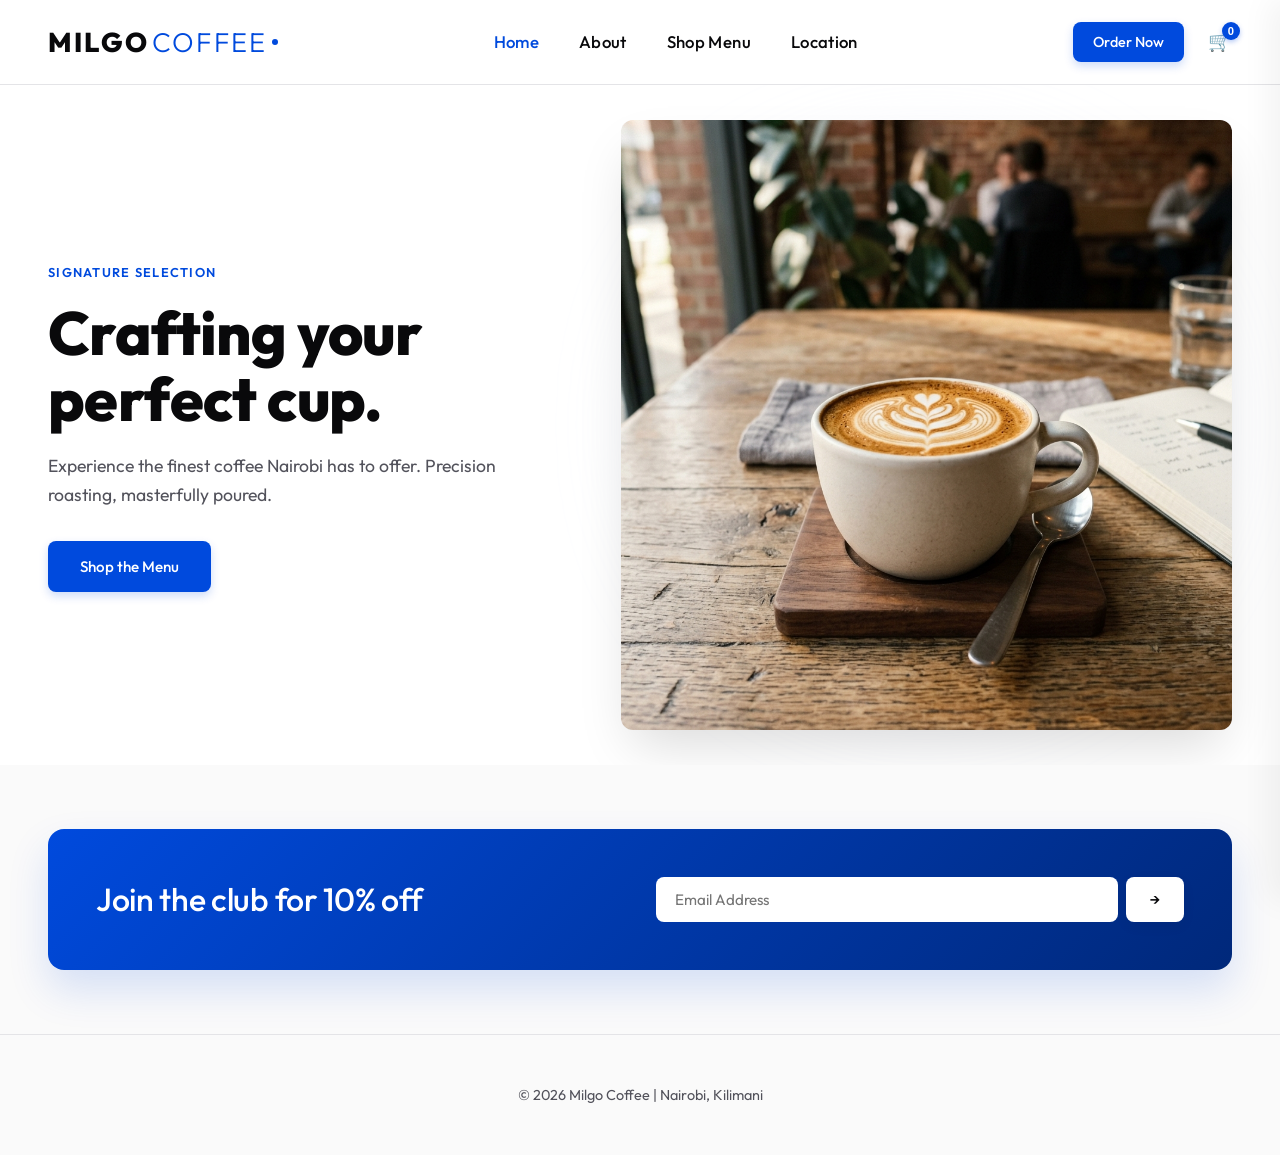
<file: index.html>
<!DOCTYPE html>
<html lang="en">
<head>
    <meta charset="UTF-8">
    <meta name="viewport" content="width=device-width, initial-scale=1.0">
    <title>Milgo Coffee | Crafting Perfection</title>
    <link href="https://fonts.googleapis.com/css2?family=Outfit:wght@300;400;500;600;700;800&display=swap" rel="stylesheet">
    <link rel="stylesheet" href="styles.css">
</head>
<body>
    <header class="navbar">
        <a href="index.html" class="logo">MILGO<span>COFFEE</span><div class="logo-dot"></div></a>
        <nav class="nav-links">
            <a href="index.html" class="active">Home</a>
            <a href="about.html">About</a>
            <a href="menu.html">Shop Menu</a>
            <a href="about.html#contact">Location</a>
        </nav>
        <div class="nav-right">
            <a href="menu.html" class="btn btn-brand sm-btn">Order Now</a>
            <button id="cart-toggle" aria-label="Open cart">🛒 <span id="cart-count">0</span></button>
            <button class="mobile-menu-btn" aria-label="Toggle navigation">
                <span class="bar"></span><span class="bar"></span><span class="bar"></span>
            </button>
        </div>
    </header>

    <!-- Cart Sidebar -->
    <div class="cart-overlay"></div>
    <div class="cart-sidebar">
        <div class="cart-header"><h3>Your Cart</h3><button id="close-cart">✕</button></div>
        <div class="cart-items" id="cart-items"></div>
        <div class="cart-footer">
            <div class="cart-total-row"><span>Total:</span><span id="cart-total">$0.00</span></div>
            <button class="btn btn-brand" id="checkout-btn">Checkout</button>
        </div>
    </div>

    <main>
        <section class="hero">
            <div class="container hero-container">
                <div class="hero-text animate-on-scroll">
                    <span class="hero-tag">Signature Selection</span>
                    <h1>Crafting your<br>perfect cup.</h1>
                    <p>Experience the finest coffee Nairobi has to offer. Precision roasting, masterfully poured.</p>
                    <a href="menu.html" class="btn btn-brand">Shop the Menu</a>
                </div>
                <div class="hero-image animate-on-scroll">
                    <div class="hero-bg-accent"></div>
                    <img src="latte.png" alt="Milgo Coffee Drink">
                </div>
            </div>
        </section>

        <div class="container relative">
            <div class="promo-banner animate-on-scroll">
                <h2>Join the club for 10% off</h2>
                <form onsubmit="event.preventDefault(); alert('Subscribed to Milgo Coffee!');">
                    <input type="email" placeholder="Email Address" required>
                    <button type="submit" class="btn btn-primary" style="padding: 0.8rem 1.5rem">→</button>
                </form>
            </div>
        </div>
    </main>

    <footer>
        <div class="container">
            <p>&copy; 2026 Milgo Coffee | Nairobi, Kilimani</p>
        </div>
    </footer>

    <script src="app.js"></script>
</body>
</html>
</file>
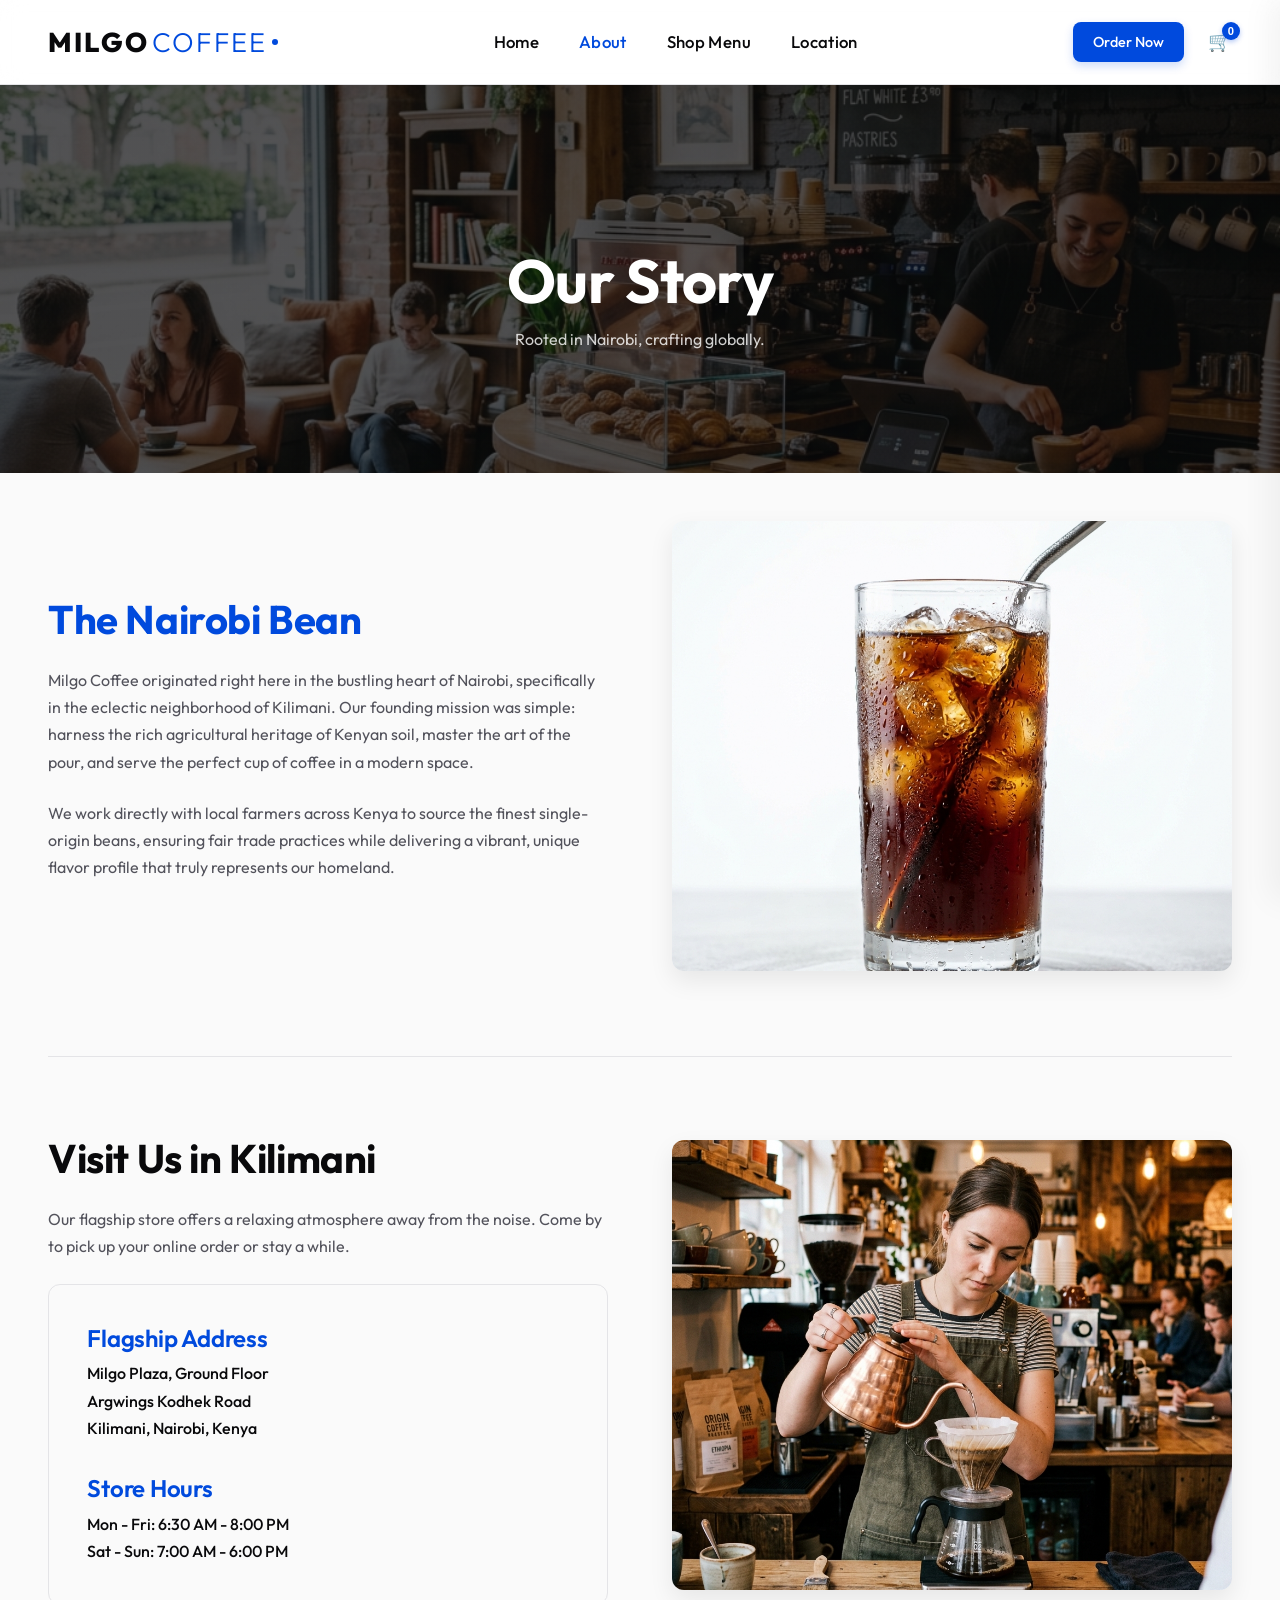
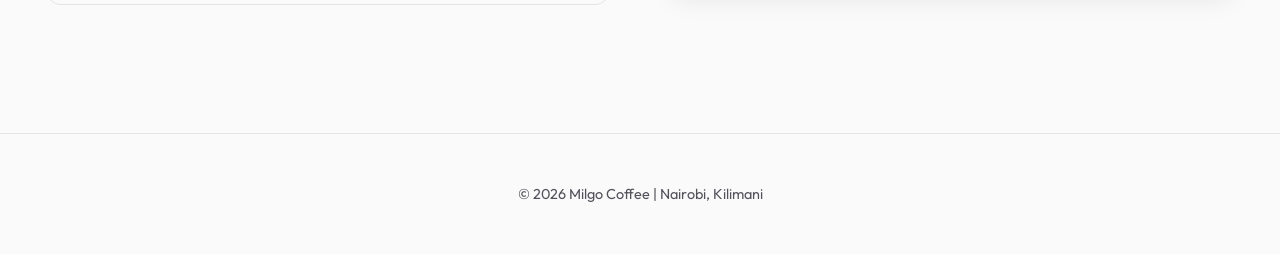
<file: about.html>
<!DOCTYPE html>
<html lang="en">
<head>
    <meta charset="UTF-8">
    <meta name="viewport" content="width=device-width, initial-scale=1.0">
    <title>About Us | Milgo Coffee</title>
    <link href="https://fonts.googleapis.com/css2?family=Outfit:wght@300;400;500;600;700;800&display=swap" rel="stylesheet">
    <link rel="stylesheet" href="styles.css">
</head>
<body>
    <header class="navbar">
        <a href="index.html" class="logo">MILGO<span>COFFEE</span><div class="logo-dot"></div></a>
        <nav class="nav-links">
            <a href="index.html">Home</a>
            <a href="about.html" class="active">About</a>
            <a href="menu.html">Shop Menu</a>
            <a href="about.html#contact">Location</a>
        </nav>
        <div class="nav-right">
            <a href="menu.html" class="btn btn-brand sm-btn">Order Now</a>
            <button id="cart-toggle" aria-label="Open cart">🛒 <span id="cart-count">0</span></button>
            <button class="mobile-menu-btn" aria-label="Toggle navigation">
                <span class="bar"></span><span class="bar"></span><span class="bar"></span>
            </button>
        </div>
    </header>

    <!-- Cart Sidebar -->
    <div class="cart-overlay"></div>
    <div class="cart-sidebar">
        <div class="cart-header"><h3>Your Cart</h3><button id="close-cart">✕</button></div>
        <div class="cart-items" id="cart-items"></div>
        <div class="cart-footer">
            <div class="cart-total-row"><span>Total:</span><span id="cart-total">$0.00</span></div>
            <button class="btn btn-brand" id="checkout-btn">Checkout</button>
        </div>
    </div>

    <main>
        <header class="page-header" style="background: linear-gradient(rgba(9, 9, 11, 0.7), rgba(9, 9, 11, 0.7)), url('hero.png') center/cover; padding-top: 10rem; padding-bottom: 6rem;">
            <div class="container animate-on-scroll">
                <h1>Our Story</h1>
                <p>Rooted in Nairobi, crafting globally.</p>
            </div>
        </header>

        <section class="menu-section">
            <div class="container">
                <div class="about-grid animate-on-scroll">
                    <div>
                        <h2 style="color: var(--color-brand);">The Nairobi Bean</h2>
                        <p>Milgo Coffee originated right here in the bustling heart of Nairobi, specifically in the eclectic neighborhood of Kilimani. Our founding mission was simple: harness the rich agricultural heritage of Kenyan soil, master the art of the pour, and serve the perfect cup of coffee in a modern space.</p>
                        <p>We work directly with local farmers across Kenya to source the finest single-origin beans, ensuring fair trade practices while delivering a vibrant, unique flavor profile that truly represents our homeland.</p>
                    </div>
                    <div>
                        <img src="menu_coldbrew.png" alt="Cold Brew in Nairobi" class="location-img relative">
                    </div>
                </div>
                
                <hr style="border: 0; border-top: 1px solid var(--color-border); margin: clamp(3rem, 6vw, 5rem) 0;">

                <div id="contact" class="about-grid animate-on-scroll">
                    <div style="order: 2;">
                        <img src="pourover.png" alt="Barista preparing coffee" class="location-img">
                    </div>
                    <div style="order: 1;">
                        <h2>Visit Us in Kilimani</h2>
                        <p>Our flagship store offers a relaxing atmosphere away from the noise. Come by to pick up your online order or stay a while.</p>
                        
                        <div class="info-box">
                            <h3 style="color: var(--color-brand); margin-bottom: 0.5rem; text-transform: none;">Flagship Address</h3>
                            <p style="font-size: 1rem; color: var(--color-text-primary); font-weight: 500;">Milgo Plaza, Ground Floor<br>Argwings Kodhek Road<br>Kilimani, Nairobi, Kenya</p>
                            
                            <h3 style="color: var(--color-brand); margin-top: 2rem; margin-bottom: 0.5rem; text-transform: none;">Store Hours</h3>
                            <p style="font-size: 1rem; color: var(--color-text-primary); font-weight: 500; margin-bottom: 0;">Mon - Fri: 6:30 AM - 8:00 PM<br>Sat - Sun: 7:00 AM - 6:00 PM</p>
                        </div>
                    </div>
                </div>
            </div>
        </section>
    </main>

    <footer>
        <div class="container"><p>&copy; 2026 Milgo Coffee | Nairobi, Kilimani</p></div>
    </footer>
    <script src="app.js"></script>
</body>
</html>
</file>
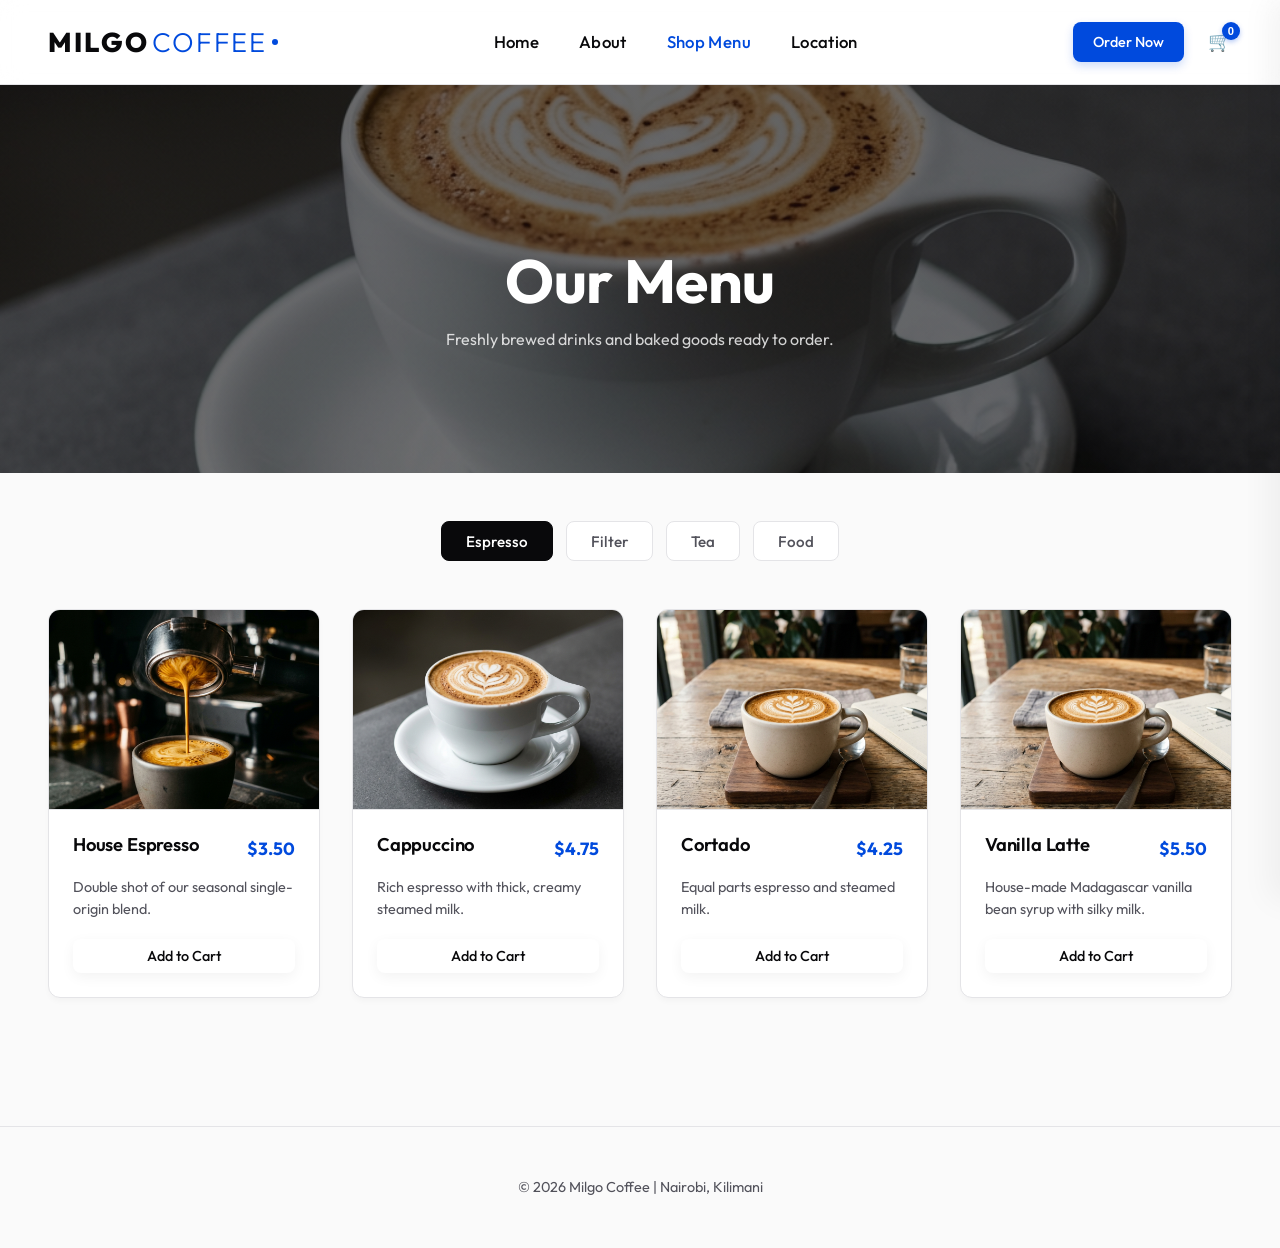
<file: menu.html>
<!DOCTYPE html>
<html lang="en">
<head>
    <meta charset="UTF-8">
    <meta name="viewport" content="width=device-width, initial-scale=1.0">
    <title>Menu | Milgo Coffee</title>
    <link href="https://fonts.googleapis.com/css2?family=Outfit:wght@300;400;500;600;700;800&display=swap" rel="stylesheet"">
    <link rel="stylesheet" href="styles.css">
</head>
<body>
    <header class="navbar">
        <a href="index.html" class="logo">MILGO<span>COFFEE</span><div class="logo-dot"></div></a>
        <nav class="nav-links">
            <a href="index.html">Home</a>
            <a href="about.html">About</a>
            <a href="menu.html" class="active">Shop Menu</a>
            <a href="about.html#contact">Location</a>
        </nav>
        <div class="nav-right">
            <a href="menu.html" class="btn btn-brand sm-btn">Order Now</a>
            <button id="cart-toggle" aria-label="Open cart">🛒 <span id="cart-count">0</span></button>
            <button class="mobile-menu-btn" aria-label="Toggle navigation">
                <span class="bar"></span><span class="bar"></span><span class="bar"></span>
            </button>
        </div>
    </header>

    <!-- Cart Sidebar -->
    <div class="cart-overlay"></div>
    <div class="cart-sidebar">
        <!-- Inside cart omitted for brevity, handled by JS -->
        <div class="cart-header"><h3>Your Cart</h3><button id="close-cart">✕</button></div>
        <div class="cart-items" id="cart-items"></div>
        <div class="cart-footer">
            <div class="cart-total-row"><span>Total:</span><span id="cart-total">$0.00</span></div>
            <button class="btn btn-brand" id="checkout-btn">Checkout</button>
        </div>
    </div>

    <main>
        <!-- Adding background image onto page-header -->
        <header class="page-header" style="background: linear-gradient(rgba(9, 9, 11, 0.6), rgba(9, 9, 11, 0.6)), url('menu_cappuccino.png') center/cover; padding-top: 10rem; padding-bottom: 6rem;">
            <div class="container animate-on-scroll">
                <h1>Our Menu</h1>
                <p>Freshly brewed drinks and baked goods ready to order.</p>
            </div>
        </header>

        <section class="menu-section">
            <div class="container">
                <div class="menu-categories animate-on-scroll">
                    <button class="category-tab active" data-category="espresso">Espresso</button>
                    <button class="category-tab" data-category="filter">Filter</button>
                    <button class="category-tab" data-category="tea">Tea</button>
                    <button class="category-tab" data-category="food">Food</button>
                </div>
                <div id="menu-grid" class="menu-grid animate-on-scroll"></div>
            </div>
        </section>
    </main>
    
    <footer><div class="container"><p>&copy; 2026 Milgo Coffee | Nairobi, Kilimani</p></div></footer>
    <script src="app.js"></script>
</body>
</html>
</file>
<file: styles.css>
:root {
    --color-bg: #FAFAFA;
    --color-bg-alt: #FFFFFF;
    --color-text-primary: #09090B;
    --color-text-secondary: #52525B;
    
    /* Elegant, Modern Blue Theme */
    --color-brand: #004ADD; 
    --color-brand-hover: #0036A4;
    --color-brand-light: #E0E7FF;
    
    --color-border: #E4E4E7;
    
    --font-heading: 'Outfit', sans-serif;
    --font-body: 'Outfit', sans-serif;
    
    --spacing-sm: clamp(1rem, 2vw, 1.5rem);
    --spacing-md: clamp(2rem, 4vw, 3rem);
    --spacing-lg: clamp(4rem, 8vw, 6rem);
    --spacing-xl: clamp(6rem, 10vw, 8rem);
}

* {
    margin: 0;
    padding: 0;
    box-sizing: border-box;
    scroll-behavior: smooth;
}

body {
    font-family: var(--font-body);
    font-size: 1rem;
    line-height: 1.7;
    color: var(--color-text-secondary);
    background-color: var(--color-bg);
    overflow-x: hidden;
    -webkit-font-smoothing: antialiased;
}

h1, h2, h3, h4, h5, h6 {
    font-family: var(--font-heading);
    color: var(--color-text-primary);
    font-weight: 700;
    line-height: 1.2;
    letter-spacing: -0.01em;
}

/* More refined, minimal typography */
h1 { font-size: clamp(2.5rem, 5vw, 3.8rem); margin-bottom: 1.2rem; }
h2 { font-size: clamp(1.8rem, 3.5vw, 2.5rem); margin-bottom: 1.5rem; }
h3 { font-size: clamp(1.2rem, 2vw, 1.5rem); margin-bottom: 0.8rem; font-weight: 600; }
p { margin-bottom: 1.5rem; font-weight: 400; }

a { color: var(--color-text-primary); text-decoration: none; transition: all 0.3s ease; }
a:hover { color: var(--color-brand); }

.container {
    width: 100%; max-width: 1300px;
    margin: 0 auto; padding: 0 clamp(1.5rem, 4vw, 3rem);
}

.relative { position: relative; }

/* Animations */
.animate-on-scroll {
    opacity: 0; transform: translateY(20px);
    transition: opacity 0.8s cubic-bezier(0.16, 1, 0.3, 1), transform 0.8s cubic-bezier(0.16, 1, 0.3, 1);
}
.animate-on-scroll.is-visible { opacity: 1; transform: translateY(0); }

/* Buttons */
.btn {
    display: inline-flex; justify-content: center; align-items: center;
    padding: 0.8rem 2rem; border-radius: 8px;
    font-family: var(--font-body); font-weight: 500; font-size: 0.95rem;
    cursor: pointer; border: none; transition: all 0.3s ease; white-space: nowrap;
}

.btn-primary { background-color: var(--color-bg-alt); color: var(--color-text-primary); box-shadow: 0 4px 14px rgba(0, 0, 0, 0.05); }
.btn-primary:hover { background-color: #F4F4F5; transform: translateY(-1px); box-shadow: 0 6px 20px rgba(0, 0, 0, 0.08); }

.btn-brand { background-color: var(--color-brand); color: #FFF; box-shadow: 0 4px 10px rgba(0,74,221,0.2); }
.btn-brand:hover { background-color: var(--color-brand-hover); color: #FFF; box-shadow: 0 6px 15px rgba(0,74,221,0.3); }

.sm-btn { padding: 0.5rem 1.25rem; font-size: 0.9rem; }

/* Navbar */
.navbar {
    position: fixed; top: 0; width: 100%; height: 85px;
    padding: 0 clamp(1.5rem, 4vw, 3rem);
    display: flex; justify-content: space-between; align-items: center;
    background-color: rgba(255, 255, 255, 0.85); backdrop-filter: blur(12px); border-bottom: 1px solid var(--color-border);
    z-index: 1000;
}

/* Modern Logo */
.logo {
    font-size: 1.7rem; font-weight: 800; letter-spacing: 0.08em;
    display: flex; align-items: center; gap: 0.2rem; z-index: 1002;
    text-transform: uppercase;
}
.logo span { font-weight: 300; color: var(--color-brand); }
.logo-dot { width: 6px; height: 6px; background-color: var(--color-brand); border-radius: 50%; margin-left: 2px; }

.nav-links { display: flex; gap: 2.5rem; align-items: center; }
.nav-links a { font-weight: 500; font-size: 1.05rem; letter-spacing: 0.02em; }
.nav-links a:hover, .nav-links a.active { color: var(--color-brand); }

.nav-right { display: flex; align-items: center; gap: 1.5rem; z-index: 1002; }

#cart-toggle {
    background: transparent; border: none; font-size: 1.2rem; cursor: pointer; color: var(--color-text-primary);
    position: relative; display: flex; align-items: center; transition: color 0.3s ease;
}
#cart-toggle:hover { color: var(--color-brand); }
#cart-count {
    position: absolute; top: -8px; right: -8px;
    background-color: var(--color-brand); color: #FFF; font-size: 0.7rem;
    width: 18px; height: 18px; display: flex; align-items: center; justify-content: center;
    border-radius: 50%; font-weight: 600; box-shadow: 0 2px 5px rgba(0,74,221,0.3);
}

.mobile-menu-btn {
    display: none; flex-direction: column; justify-content: space-between;
    width: 24px; height: 16px; background: transparent; border: none; cursor: pointer;
}
.mobile-menu-btn .bar { height: 2px; width: 100%; background: var(--color-text-primary); transition: all 0.3s ease; border-radius: 2px; }

/* Minimalist Hero Section */
.hero {
    position: relative; min-height: 85vh;
    background-color: var(--color-bg-alt);
    padding-top: 85px; overflow: hidden; display: flex; align-items: center;
}

.hero-container {
    width: 100%; max-width: 1300px; margin: 0 auto; padding: 2rem clamp(1.5rem, 4vw, 3rem);
    display: flex; align-items: center; flex-wrap: wrap; gap: 4rem;
}

/* Reduced size and modern text */
.hero-text { flex: 1; min-width: 300px; color: var(--color-text-primary); z-index: 2; }
.hero-text h1 { color: var(--color-text-primary); text-transform: none; font-weight: 800; line-height: 1.1; }
.hero-text p {
    font-size: 1.1rem; color: var(--color-text-secondary);
    margin-bottom: 2rem; max-width: 450px; font-weight: 400; line-height: 1.6;
}
.hero-tag {
    display: inline-block; font-size: 0.8rem; font-weight: 600; letter-spacing: 0.1em;
    text-transform: uppercase; color: var(--color-brand); margin-bottom: 1rem;
}

.hero-image {
    flex: 1.2; min-width: 300px; display: flex; justify-content: center; align-items: center; position: relative;
}
.hero-image img {
    max-width: 100%; border-radius: 12px; box-shadow: 0 25px 50px -12px rgba(0, 0, 0, 0.15);
    z-index: 2; transition: transform 0.5s ease;
}
.hero-image img:hover { transform: translateY(-5px); }
.hero-bg-accent {
    position: absolute; width: 80%; height: 80%; background: var(--color-brand-light);
    border-radius: 50%; opacity: 0.5; filter: blur(60px); z-index: 1;
}

/* Promo Banner */
.promo-banner {
    background: linear-gradient(135deg, var(--color-brand) 0%, #00287A 100%);
    color: #FFF; padding: clamp(2rem, 4vw, 3rem); border-radius: 16px; margin: 4rem auto;
    position: relative; z-index: 5; display: flex; justify-content: space-between; align-items: center;
    flex-wrap: wrap; gap: 2rem; box-shadow: 0 20px 40px rgba(0,74,221,0.15);
}
.promo-banner h2 { margin: 0; color: #FFF; flex: 1; min-width: 250px; font-size: clamp(1.4rem, 2.5vw, 2rem); font-weight: 500; }
.promo-banner form { display: flex; gap: 0.5rem; flex: 1; min-width: 300px; width: 100%; }
.promo-banner input { flex: 1; padding: 0.8rem 1.2rem; border-radius: 8px; border: none; outline: none; font-family: var(--font-body); font-size: 0.95rem; }

/* Menu Elements */
/* Menu Header image overlaid by css */
.page-header { 
    margin-top: 85px; padding: clamp(4rem, 8vw, 6rem) 2rem; 
    text-align: center; color: #FFF; position: relative; background-color: var(--color-text-primary); 
}
.page-header h1 { color: #FFF; margin-bottom: 0.5rem; text-transform: none; }
.page-header p { color: rgba(255,255,255,0.8); }

.menu-section { padding: var(--spacing-md) 0 var(--spacing-lg); }
.menu-categories { display: flex; justify-content: center; gap: 0.8rem; margin-bottom: clamp(2rem, 4vw, 3rem); flex-wrap: wrap; }
.category-tab {
    padding: 0.6rem 1.5rem; border-radius: 8px; border: 1px solid var(--color-border);
    background: var(--color-bg-alt); color: var(--color-text-secondary); font-family: var(--font-body);
    font-weight: 500; font-size: 0.95rem; cursor: pointer; transition: all 0.3s ease;
}
.category-tab:hover { background-color: #F4F4F5; color: var(--color-text-primary); }
.category-tab.active { background-color: var(--color-text-primary); color: #FFF; border-color: var(--color-text-primary); }

.menu-grid {
    display: grid; grid-template-columns: repeat(auto-fill, minmax(260px, 1fr)); gap: clamp(1.5rem, 3vw, 2rem);
    opacity: 1; transition: opacity 0.3s ease;
}

.menu-card {
    background: var(--color-bg-alt); border-radius: 12px; overflow: hidden;
    box-shadow: 0 4px 6px -1px rgba(0, 0, 0, 0.03); border: 1px solid var(--color-border);
    transition: transform 0.3s ease, box-shadow 0.3s ease; display: flex; flex-direction: column;
}
.menu-card:hover { transform: translateY(-4px); box-shadow: 0 10px 15px -3px rgba(0, 0, 0, 0.08); }
.menu-card-img { height: 200px; background-size: cover; background-position: center; border-bottom: 1px solid var(--color-border); }
.menu-card-content { padding: 1.5rem; display: flex; flex-direction: column; flex: 1; }
.menu-item-top { display: flex; justify-content: space-between; align-items: flex-start; margin-bottom: 0.8rem; gap: 1rem; }
.menu-item-name { font-size: 1.15rem; font-weight: 600; text-transform: none; margin: 0; line-height: 1.2; color: var(--color-text-primary); }
.menu-item-price { font-weight: 700; color: var(--color-brand); font-size: 1.1rem; }
.menu-item-desc { font-size: 0.9rem; line-height: 1.5; flex: 1; margin-bottom: 1.2rem; color: var(--color-text-secondary); }

/* About and Contact Layout */
.about-grid { display: grid; grid-template-columns: 1fr 1fr; gap: clamp(2rem, 5vw, 4rem); align-items: center; }
.location-img { width: 100%; height: 100%; max-height: 450px; border-radius: 12px; object-fit: cover; box-shadow: 0 10px 25px rgba(0,0,0,0.08); }
.info-box { background: var(--color-bg); padding: clamp(1.5rem, 3vw, 2.5rem); border-radius: 12px; margin-top: 1.5rem; border: 1px solid var(--color-border); }

/* Cart UI Smooth Modernization */
.cart-overlay {
    position: fixed; top: 0; left: 0; width: 100%; height: 100%; background: rgba(9, 9, 11, 0.4);
    z-index: 2000; opacity: 0; visibility: hidden; transition: all 0.3s ease; backdrop-filter: blur(3px);
}
.cart-overlay.visible { opacity: 1; visibility: visible; }
.cart-sidebar {
    position: fixed; top: 0; right: -420px; width: 100%; max-width: 420px; height: 100vh;
    background: var(--color-bg-alt); z-index: 2001; box-shadow: -10px 0 30px rgba(0,0,0,0.05);
    transition: right 0.4s cubic-bezier(0.16, 1, 0.3, 1); display: flex; flex-direction: column;
}
.cart-sidebar.open { right: 0; }
.cart-header { padding: 1.5rem 2rem; border-bottom: 1px solid var(--color-border); display: flex; justify-content: space-between; align-items: center; }
.cart-header h3 { margin: 0; font-size: 1.2rem; font-weight: 600; text-transform: none; }
#close-cart { background: none; border: none; font-size: 1.2rem; cursor: pointer; color: var(--color-text-secondary); }
.cart-items { flex: 1; overflow-y: auto; padding: 1.5rem 2rem; }
.cart-item { display: flex; justify-content: space-between; align-items: center; border-bottom: 1px solid var(--color-border); padding-bottom: 1rem; margin-bottom: 1rem; }
.cart-item-info h4 { margin: 0; font-size: 0.95rem; font-weight: 500; text-transform: none; }
.cart-item-info p { margin: 0; font-size: 0.9rem; color: var(--color-brand); font-weight: 600; margin-top: 0.2rem; }
.cart-qty-controls { display: flex; align-items: center; gap: 0.5rem; background: var(--color-bg); padding: 0.2rem 0.4rem; border-radius: 6px; border: 1px solid var(--color-border); }
.cart-qty-controls button { width: 22px; height: 22px; border-radius: 4px; border: none; background: #FFF; cursor: pointer; font-weight: 500; color: var(--color-text-primary); }
.cart-qty-controls span { font-weight: 500; font-size: 0.85rem; min-width: 15px; text-align: center; }
.cart-footer { padding: 1.5rem 2rem; border-top: 1px solid var(--color-border); background: var(--color-bg); }
.cart-total-row { display: flex; justify-content: space-between; margin-bottom: 1rem; font-size: 1.1rem; font-weight: 600; color: var(--color-text-primary); text-transform: none; }
#checkout-btn { width: 100%; border-radius: 8px; }

/* Footers */
footer { padding: 3rem 2rem; background-color: var(--color-bg); color: var(--color-text-secondary); text-align: center; border-top: 1px solid var(--color-border); margin-top: 2rem; }
footer p { margin: 0; font-size: 0.9rem; }

/* RESPONSIVE */
@media (max-width: 1024px) {
    .promo-banner { flex-direction: column; text-align: center; gap: 1.5rem; }
}

@media (max-width: 768px) {
    .mobile-menu-btn { display: flex; }
    .mobile-menu-btn.open .bar:nth-child(1) { transform: translateY(7px) rotate(45deg); }
    .mobile-menu-btn.open .bar:nth-child(2) { opacity: 0; }
    .mobile-menu-btn.open .bar:nth-child(3) { transform: translateY(-7px) rotate(-45deg); }
    
    .nav-links {
        position: fixed; top: 85px; left: -100%; width: 100%; height: calc(100vh - 85px);
        background-color: var(--color-bg-alt); flex-direction: column; justify-content: flex-start;
        padding-top: 2rem; transition: left 0.3s ease; z-index: 999; gap: 1.5rem;
    }
    .nav-links.active { left: 0; }
    .nav-links a { font-size: 1.3rem; }
    
    .nav-right .btn-brand { display: none; }

    .hero-container { flex-direction: column; text-align: center; padding-top: 1rem; }
    .hero-text { order: 1; }
    .hero-text p { margin-left: auto; margin-right: auto; }
    .hero-image { order: 2; width: 100%; }
    
    .about-grid { grid-template-columns: 1fr; gap: 2rem; }
    
    .promo-banner form { flex-direction: column; }
    .promo-banner input { width: 100%; border-radius: 8px; }
    .promo-banner button { width: 100%; border-radius: 8px; }
}
</file>
